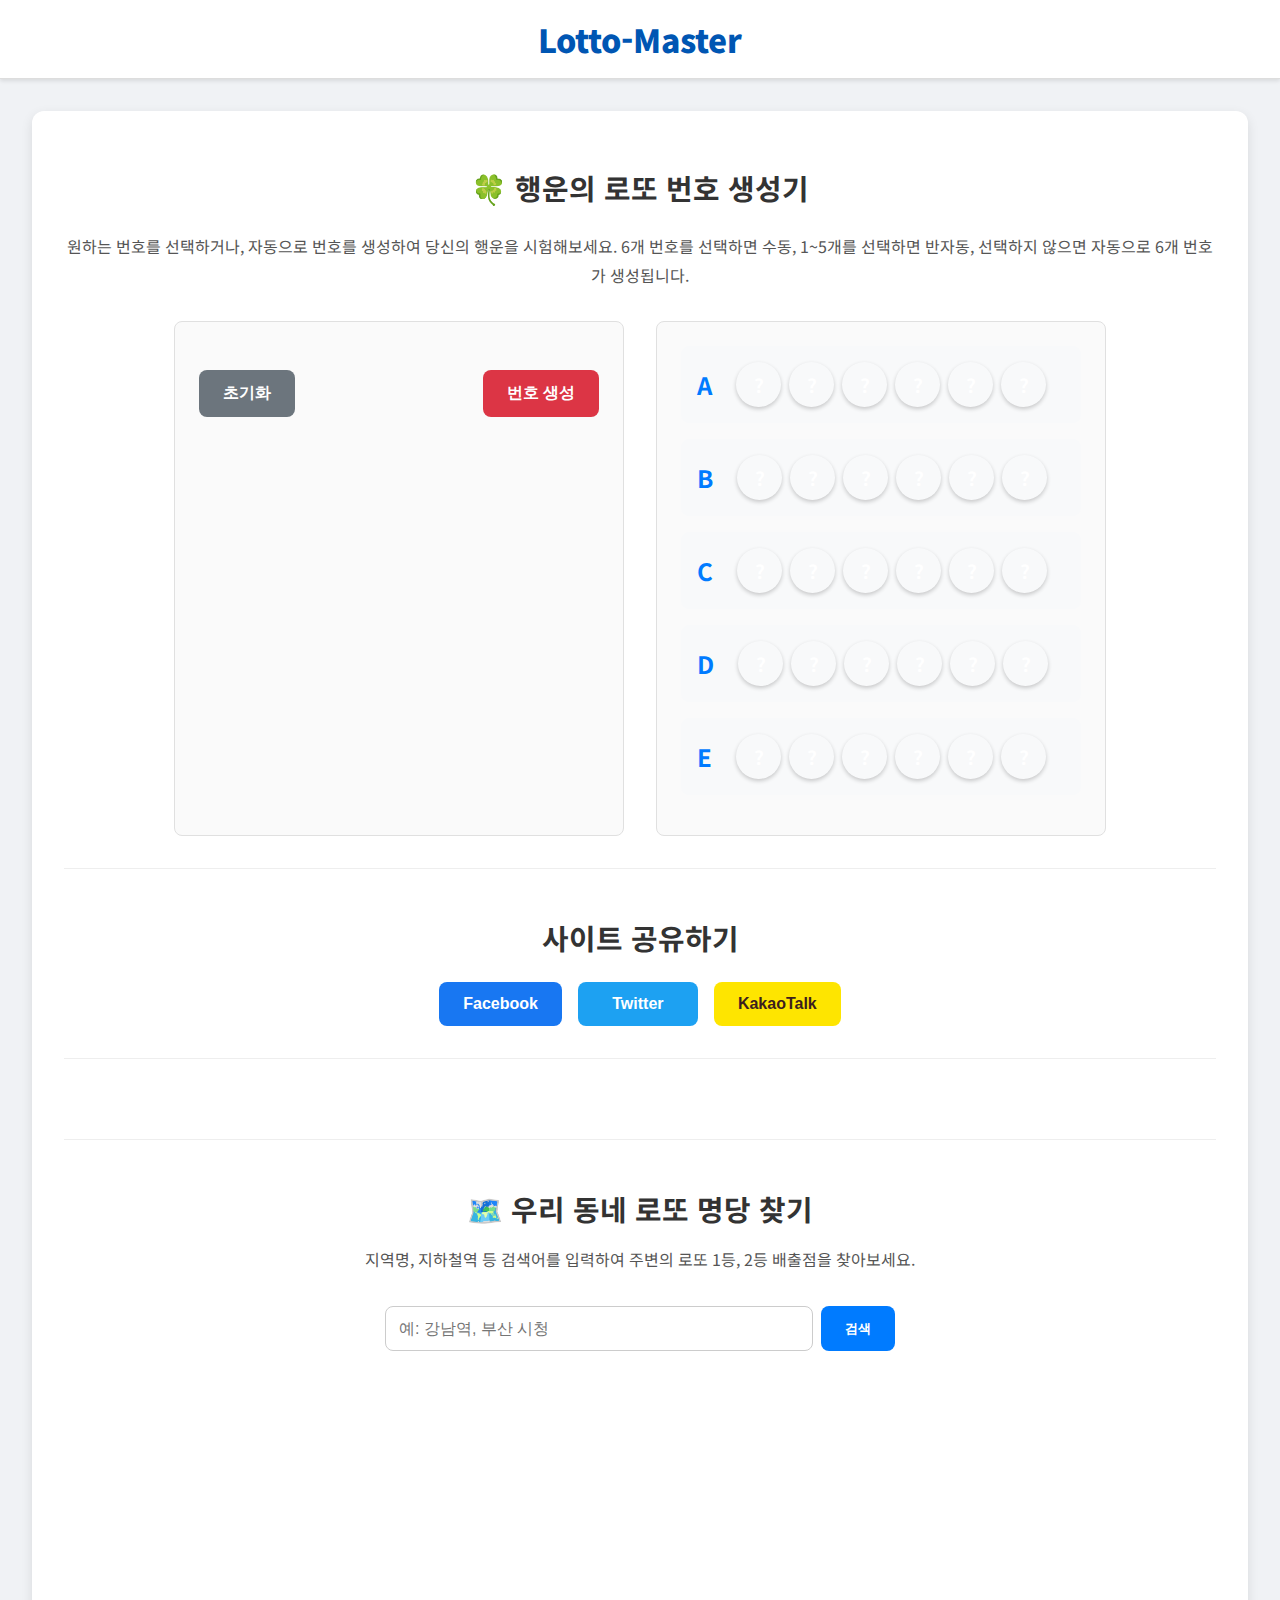
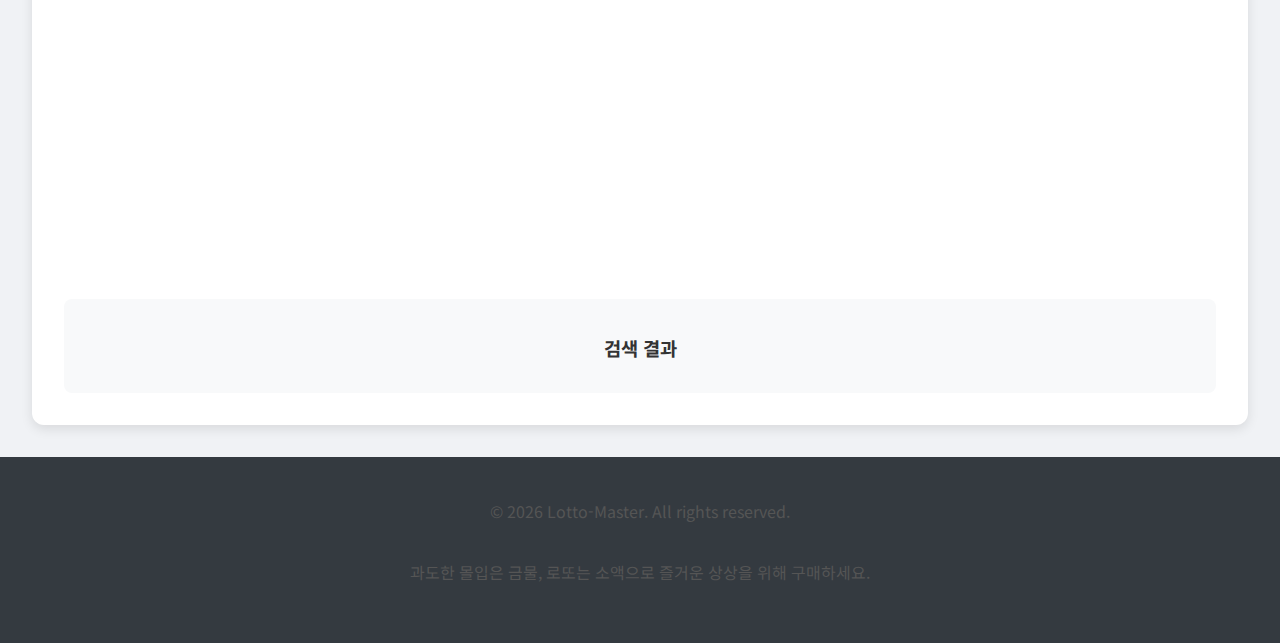
<file: index.html>
<!doctype html>
<html lang="ko">

<head>
 <!-- Google tag (gtag.js) -->
<script async src="https://www.googletagmanager.com/gtag/js?id=G-YMY178L48B"></script>
<script>
  window.dataLayer = window.dataLayer || [];
  function gtag(){dataLayer.push(arguments);}
  gtag('js', new Date());

  gtag('config', 'G-YMY178L48B');
</script>
  <meta charset="UTF-8" />
  <meta name="viewport" content="width=device-width, initial-scale=1.0" />
  <title>로또 번호 생성기 및 명당 찾기</title>
  <meta name="description" content="행운의 로또 번호를 생성하고, 주변의 로또 명당을 찾아보세요.">
  <meta name="keywords" content="로또, 로또 번호 생성, 로또 명당, 복권, 로또 6/45, 로또 판매점">

  <link href="https://fonts.googleapis.com/css2?family=Noto+Sans+KR:wght@400;700;900&display=swap" rel="stylesheet">
  <link href="/style.css" rel="stylesheet">
  
  <script async src="https://pagead2.googlesyndication.com/pagead/js/adsbygoogle.js?client=ca-pub-5217958396810972"
    crossorigin="anonymous"></script>
  <script src="https://developers.kakao.com/sdk/js/kakao.min.js"></script>
</head>

<body>
  <header>
    <h1>Lotto-Master</h1>
  </header>

  <main>
    <!-- Lotto Number Generator Section -->
    <section id="generator-section">
      <h2>🍀 행운의 로또 번호 생성기</h2>
      <p>원하는 번호를 선택하거나, 자동으로 번호를 생성하여 당신의 행운을 시험해보세요. 6개 번호를 선택하면 수동, 1~5개를 선택하면 반자동, 선택하지 않으면 자동으로 6개 번호가 생성됩니다.</p>
      <div id="app-container">
        <div id="lotto-grid-container">
          <div id="lotto-grid">
            <!-- Numbers 1-45 will be generated by JS -->
          </div>
          <div id="generation-controls">
            <button id="reset-btn">초기화</button>
            <button id="lotto-btn">번호 생성</button>
          </div>
        </div>
        <div id="lotto-container">
          <div id="lotto-numbers">
            <!-- Generated lotto rows will appear here -->
             <div class="lotto-row">
                <span class="lotto-label">A</span>
                <div class="lotto-number-set">
                    <span class="lotto-number">?</span><span class="lotto-number">?</span><span class="lotto-number">?</span><span class="lotto-number">?</span><span class="lotto-number">?</span><span class="lotto-number">?</span>
                </div>
            </div>
            <div class="lotto-row">
                <span class="lotto-label">B</span>
                <div class="lotto-number-set">
                    <span class="lotto-number">?</span><span class="lotto-number">?</span><span class="lotto-number">?</span><span class="lotto-number">?</span><span class="lotto-number">?</span><span class="lotto-number">?</span>
                </div>
            </div>
            <div class="lotto-row">
                <span class="lotto-label">C</span>
                <div class="lotto-number-set">
                    <span class="lotto-number">?</span><span class="lotto-number">?</span><span class="lotto-number">?</span><span class="lotto-number">?</span><span class="lotto-number">?</span><span class="lotto-number">?</span>
                </div>
            </div>
            <div class="lotto-row">
                <span class="lotto-label">D</span>
                <div class="lotto-number-set">
                    <span class="lotto-number">?</span><span class="lotto-number">?</span><span class="lotto-number">?</span><span class="lotto-number">?</span><span class="lotto-number">?</span><span class="lotto-number">?</span>
                </div>
            </div>
            <div class="lotto-row">
                <span class="lotto-label">E</span>
                <div class="lotto-number-set">
                    <span class="lotto-number">?</span><span class="lotto-number">?</span><span class="lotto-number">?</span><span class="lotto-number">?</span><span class="lotto-number">?</span><span class="lotto-number">?</span>
                </div>
            </div>
          </div>
        </div>
      </div>
    </section>

    <!-- Share Section -->
    <section id="share-section">
        <h2>사이트 공유하기</h2>
        <div class="share-buttons">
            <button id="facebook-share-btn" class="sns-share-btn">Facebook</button>
            <button id="twitter-share-btn" class="sns-share-btn">Twitter</button>
            <button id="kakao-share-btn" class="sns-share-btn">KakaoTalk</button>
        </div>
    </section>

    <!-- AdSense Placeholder -->
    <section>
        <ins class="adsbygoogle"
             style="display:block"
             data-ad-client="ca-pub-5217958396810972"
             data-ad-slot="1234567890" 
             data-ad-format="auto"
             data-full-width-responsive="true"></ins>
        <script>
             (adsbygoogle = window.adsbygoogle || []).push({});
        </script>
    </section>

    <!-- Map Section -->
    <section id="map-section">
        <h2>🗺️ 우리 동네 로또 명당 찾기</h2>
        <p>지역명, 지하철역 등 검색어를 입력하여 주변의 로또 1등, 2등 배출점을 찾아보세요.</p>
        <div class="search-container">
            <input type="text" id="keyword" placeholder="예: 강남역, 부산 시청">
            <button id="map-search-btn">검색</button>
        </div>
        <div id="map"></div>
        <div id="store-list-container">
            <h3>검색 결과</h3>
            <ol id="store-list"></ol>
        </div>
    </section>

  </main>

  <footer>
    <p>&copy; 2026 Lotto-Master. All rights reserved.</p>
    <p>과도한 몰입은 금물, 로또는 소액으로 즐거운 상상을 위해 구매하세요.</p>
  </footer>

  <script type="text/javascript" src="//dapi.kakao.com/v2/maps/sdk.js?appkey=d41f0e241cc682fab66fcc67acd12e90&libraries=services&autoload=false"></script>
  <script defer type="text/javascript" src="/main.js"></script>
</body>

</html>
</file>
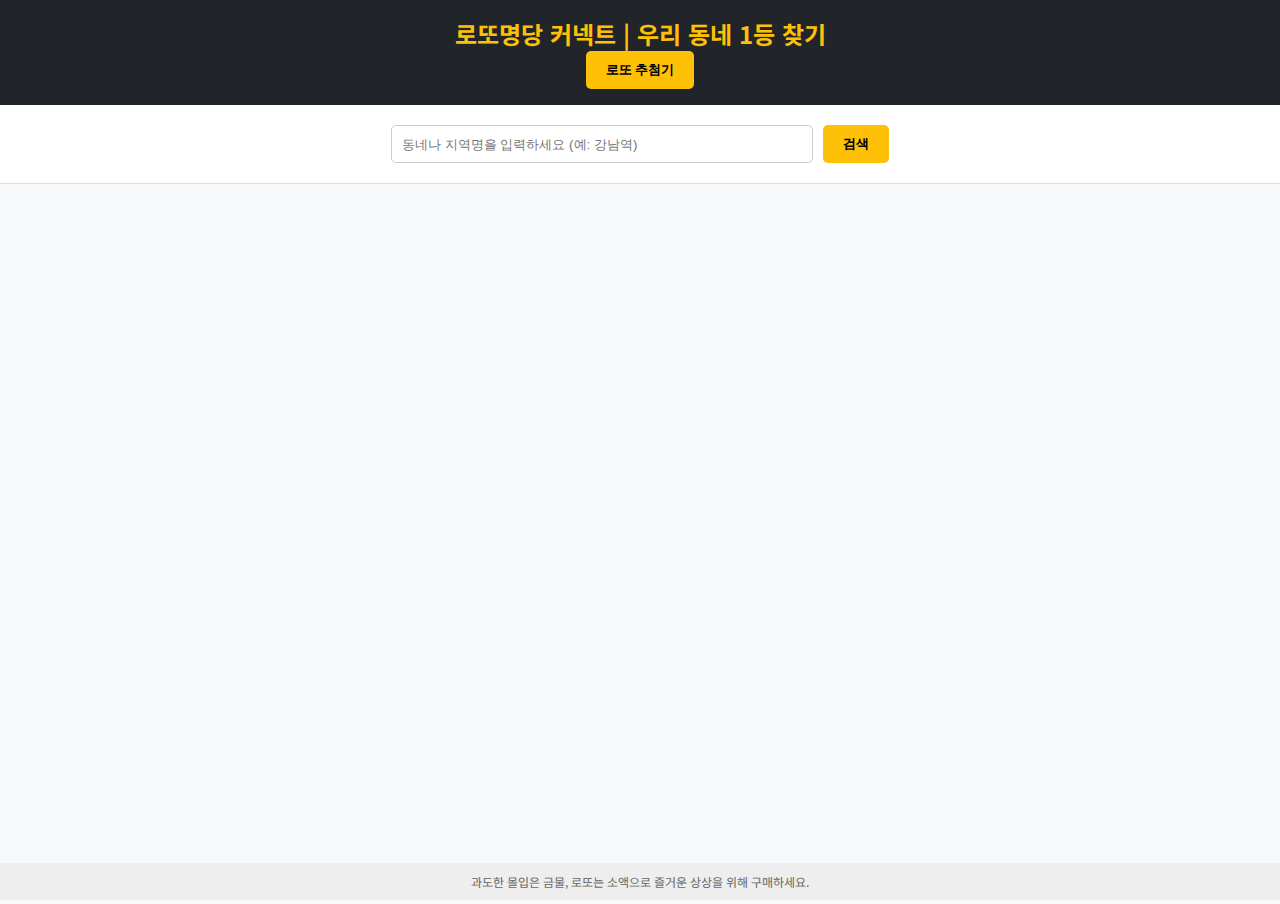
<file: lotto.html>
<!DOCTYPE html>
<html lang="ko">
<head>
    <meta charset="UTF-8">
    <meta name="viewport" content="width=device-width, initial-scale=1.0">
    <title>로또명당 커넥트 | 우리 동네 1등 찾기</title>
    <link href="https://fonts.googleapis.com/css2?family=Noto+Sans+KR:wght@400;700&display=swap" rel="stylesheet">
    <style>
        :root {
            --primary-color: #ffc107;
            --dark-color: #212529;
            --light-bg: #f8f9fa;
        }

        body {
            font-family: 'Noto Sans KR', sans-serif;
            margin: 0;
            padding: 0;
            background-color: var(--light-bg);
        }

        header {
            background-color: var(--dark-color);
            color: white;
            padding: 1rem 0;
            text-align: center;
            box-shadow: 0 2px 10px rgba(0,0,0,0.1);
        }

        header h1 {
            margin: 0;
            font-size: 1.5rem;
            color: var(--primary-color);
        }

        .search-container {
            padding: 20px;
            display: flex;
            justify-content: center;
            gap: 10px;
            background: white;
            border-bottom: 1px solid #ddd;
        }

        input[type="text"] {
            padding: 10px;
            width: 60%;
            max-width: 400px;
            border: 1px solid #ccc;
            border-radius: 5px;
        }

        button {
            padding: 10px 20px;
            background-color: var(--primary-color);
            border: none;
            border-radius: 5px;
            font-weight: bold;
            cursor: pointer;
            transition: 0.3s;
        }

        button:hover {
            background-color: #e5ac00;
        }

        #map {
            width: 100%;
            height: calc(100vh - 180px);
            min-height: 400px;
        }

        .info-window {
            padding: 10px;
            font-size: 14px;
            line-height: 1.5;
        }

        .info-window b {
            color: #d32f2f;
        }

        footer {
            position: fixed;
            bottom: 0;
            width: 100%;
            background: #eee;
            text-align: center;
            padding: 10px 0;
            font-size: 12px;
            color: #666;
            z-index: 100;
        }
    </style>
</head>
<body>

<header>
    <h1>로또명당 커넥트 | 우리 동네 1등 찾기</h1>
    <button onclick="location.href='index.html'" style="padding: 10px 20px; background-color: #ffc107; border: none; border-radius: 5px; font-weight: bold; cursor: pointer;">로또 추첨기</button>
</header>

<div class="search-container">
    <input type="text" id="keyword" placeholder="동네나 지역명을 입력하세요 (예: 강남역)">
    <button onclick="searchPlaces()">검색</button>
</div>

<div id="map"></div>

<footer>
    과도한 몰입은 금물, 로또는 소액으로 즐거운 상상을 위해 구매하세요.
</footer>

<script type="text/javascript" src="//dapi.kakao.com/v2/maps/sdk.js?appkey=d41f0e241cc682fab66fcc67acd12e90&libraries=services&autoload=false"></script>
<script>
// kakao.maps.load를 사용하여 SDK 로드가 완료된 후 지도 초기화
kakao.maps.load(function() {
    var mapContainer = document.getElementById('map'), 
        mapOption = { 
            center: new kakao.maps.LatLng(37.566826, 126.9786567), // 기본 서울 시청
            level: 3 
        }; 

    var map = new kakao.maps.Map(mapContainer, mapOption); 
    var ps = new kakao.maps.services.Places(); 
    var infowindow = new kakao.maps.InfoWindow({zIndex:1});

    // 검색 함수를 window 객체에 할당하여 전역에서 접근 가능하게 함
    window.searchPlaces = function() {
        var keyword = document.getElementById('keyword').value;

        if (!keyword.replace(/^\s+|\s+$/g, '')) {
            alert('지역명을 입력해주세요!');
            return false;
        }
        
        ps.keywordSearch(keyword + ' 로또', placesSearchCB); 
    }

    // 장소검색이 완료됐을 때 호출되는 콜백함수
    function placesSearchCB(data, status, pagination) {
        console.log("Search Status:", status);
        console.log("Search Data:", data);
        console.log("Search Pagination:", pagination);

        if (status === kakao.maps.services.Status.OK) {
            var bounds = new kakao.maps.LatLngBounds();

            for (var i=0; i<data.length; i++) {
                displayMarker(data[i]);    
                bounds.extend(new kakao.maps.LatLng(data[i].y, data[i].x));
            }       

            map.setBounds(bounds);
        } else if (status === kakao.maps.services.Status.ZERO_RESULT) {
            alert('검색 결과가 존재하지 않습니다.');
            return;
        } else if (status === kakao.maps.services.Status.ERROR) {
            alert('검색 중 오류가 발생했습니다.');
            return;
        } else {
            alert('알 수 없는 오류가 발생했습니다. (상태 코드: ' + status + ')');
        }
    }

    // 마커를 표시하는 함수
    function displayMarker(place) {
        var marker = new kakao.maps.Marker({
            map: map,
            position: new kakao.maps.LatLng(place.y, place.x) 
        });

        kakao.maps.event.addListener(marker, 'click', function() {
            var content = '<div class="info-window">' + 
                          '<b>' + place.place_name + '</b><br>' +
                          place.address_name + '<br>' +
                          '<a href="https://map.kakao.com/link/to/' + place.id + '" target="_blank" style="color:blue">길찾기</a>' +
                          '</div>';
            infowindow.setContent(content);
            infowindow.open(map, marker);
        });
    }
});
</script>
</body>
</html>
</file>
<file: style.css>
/* General Body Styles */
body {
    font-family: 'Noto Sans KR', sans-serif;
    margin: 0;
    padding: 0;
    background-color: #f0f2f5;
    color: #333;
    display: flex;
    flex-direction: column;
    min-height: 100vh;
    -webkit-font-smoothing: antialiased;
    -moz-osx-font-smoothing: grayscale;
}

/* Header Styles */
header {
    background-color: #ffffff;
    padding: 1rem 2rem;
    text-align: center;
    box-shadow: 0 2px 4px rgba(0, 0, 0, 0.1);
    border-bottom: 1px solid #ddd;
}

header h1 {
    margin: 0;
    color: #0056b3;
    font-size: 2rem;
    font-weight: 900;
}

/* Main Content Styles */
main {
    flex: 1;
    max-width: 1200px;
    margin: 2rem auto;
    padding: 2rem;
    background-color: #ffffff;
    border-radius: 12px;
    box-shadow: 0 4px 12px rgba(0, 0, 0, 0.1);
    width: 90%;
}

/* Section Styles */
section {
    margin-bottom: 3rem;
    padding-bottom: 2rem;
    border-bottom: 1px solid #eee;
}

section:last-child {
    border-bottom: none;
    margin-bottom: 0;
    padding-bottom: 0;
}

h2 {
    font-size: 1.8rem;
    color: #333;
    margin-bottom: 1.5rem;
    text-align: center;
    font-weight: 700;
}

p {
    line-height: 1.8;
    text-align: center;
    color: #555;
    margin-bottom: 2rem;
}

/* Lotto Generator Specific Styles */
#app-container {
    display: flex;
    gap: 2rem;
    justify-content: center;
}

#lotto-grid-container, #lotto-container {
    padding: 1.5rem;
    border: 1px solid #e0e0e0;
    border-radius: 8px;
    background: #fafafa;
    width: 400px; /* Fixed width based on content */
}

#lotto-grid {
    display: grid;
    grid-template-columns: repeat(7, 45px);
    gap: 10px;
    margin-bottom: 1.5rem;
    justify-content: center;
}

.grid-number {
    width: 45px;
    height: 45px;
    display: flex;
    align-items: center;
    justify-content: center;
    border: 1px solid #ccc;
    border-radius: 50%;
    text-align: center;
    cursor: pointer;
    font-weight: 600;
    transition: background-color 0.3s, color 0.3s, transform 0.2s;
}

.grid-number:hover {
    transform: translateY(-2px);
    box-shadow: 0 2px 5px rgba(0,0,0,0.1);
}

.grid-number.selected {
    background-color: #ffc107;
    border-color: #e0ac00;
    color: #fff;
    font-weight: 700;
}

#generation-controls {
    display: flex;
    justify-content: space-between;
    align-items: center;
}

#lotto-btn, #reset-btn {
    padding: 0.8rem 1.5rem;
    font-size: 1rem;
    font-weight: 700;
    cursor: pointer;
    border: none;
    border-radius: 8px;
    transition: background-color 0.3s, transform 0.2s;
}

#lotto-btn {
    background-color: #dc3545;
    color: white;
}

#lotto-btn:hover {
    background-color: #c82333;
    transform: translateY(-2px);
}

#reset-btn {
    background-color: #6c757d;
    color: white;
}

#reset-btn:hover {
    background-color: #5a6268;
    transform: translateY(-2px);
}

.lotto-row {
    display: flex;
    align-items: center;
    margin-bottom: 1rem;
    padding: 1rem;
    background: #f8f9fa;
    border-radius: 8px;
    flex-wrap: wrap;
}

.lotto-label {
    margin-right: 1.5rem;
    font-size: 1.5rem;
    font-weight: 700;
    color: #007bff;
}

.lotto-number-set {
    display: flex;
    gap: 0.5rem;
    flex-wrap: wrap;
}

.lotto-number {
    display: inline-flex;
    align-items: center;
    justify-content: center;
    width: 45px;
    height: 45px;
    border-radius: 50%;
    font-size: 1.2rem;
    font-weight: 700;
    color: #fff;
    box-shadow: 0 2px 4px rgba(0,0,0,0.2);
}

/* Social Share Section Styles */
#share-section {
    text-align: center;
    margin-top: 3rem;
    margin-bottom: 3rem;
}

#share-section h2 {
    font-size: 1.8rem;
    color: #333;
    margin-bottom: 1.5rem;
}

.share-buttons {
    display: flex;
    justify-content: center;
    gap: 1rem; /* 버튼 사이 간격 */
    flex-wrap: wrap; /* 작은 화면에서 줄바꿈 */
}

.sns-share-btn {
    padding: 0.8rem 1.5rem;
    font-size: 1rem;
    font-weight: 700;
    color: white;
    border: none;
    border-radius: 8px;
    cursor: pointer;
    transition: background-color 0.3s, transform 0.2s;
    min-width: 120px; /* 버튼 최소 너비 */
}

/* Specific button colors */
#facebook-share-btn {
    background-color: #1877f2; /* Facebook Blue */
}

#facebook-share-btn:hover {
    background-color: #166fe5;
    transform: translateY(-2px);
}

#twitter-share-btn {
    background-color: #1da1f2; /* Twitter Blue */
}

#twitter-share-btn:hover {
    background-color: #1a94e6;
    transform: translateY(-2px);
}

#kakao-share-btn {
    background-color: #fee500; /* Kakao Yellow */
    color: #3c1e1e; /* Dark Brown for text */
}

#kakao-share-btn:hover {
    background-color: #f7df00;
    transform: translateY(-2px);
}


/* Map Section Styles */
#map-section h2 {
    margin-bottom: 1rem;
}
.search-container {
    display: flex;
    justify-content: center;
    gap: 0.5rem;
    margin-bottom: 1.5rem;
}

#keyword {
    padding: 0.8rem;
    width: 60%;
    max-width: 400px;
    border: 1px solid #ccc;
    border-radius: 8px;
    font-size: 1rem;
}

#map-search-btn {
    padding: 0.8rem 1.5rem;
    background-color: #007bff;
    color: white;
    border: none;
    border-radius: 8px;
    font-weight: 700;
    cursor: pointer;
    transition: 0.3s;
}

#map-search-btn:hover {
     background-color: #0056b3;
}


#map {
    width: 100%;
    height: 500px;
    border-radius: 8px;
    margin-bottom: 1.5rem;
}

#store-list-container {
     padding: 1rem;
     background-color: #f8f9fa;
     border-radius: 8px;
}

#store-list-container h3 {
     text-align: center;
     margin-bottom: 1rem;
}

#store-list-container ol {
     list-style-type: none;
     padding-left: 0;
}

#store-list-container li {
     padding: 0.8rem;
     border-bottom: 1px solid #eee;
}

#store-list-container li:last-child {
     border-bottom: none;
}


/* Footer Styles */
footer {
    background-color: #343a40;
    color: #f8f9fa;
    text-align: center;
    padding: 1.5rem;
    margin-top: auto;
}

/* --- Responsive Design --- */

/* Tablet */
@media (max-width: 992px) {
    #app-container {
        flex-direction: column;
        align-items: center;
    }
    #lotto-grid-container, #lotto-container {
        width: 100%;
        max-width: 500px; /* Add max-width for stacked view */
    }
    main {
        padding: 1.5rem;
        margin: 1rem auto;
    }
}

/* Large Mobile */
@media (max-width: 768px) {
    header {
        padding: 1rem;
    }
    header h1 {
        font-size: 1.8rem;
    }
    main {
        padding: 1rem;
    }
    h2 {
        font-size: 1.5rem;
    }
    p {
        font-size: 0.95rem;
    }
    .search-container {
        flex-direction: column;
        align-items: stretch;
    }
    #keyword {
        width: auto;
        max-width: none;
    }
    #lotto-grid-container, #lotto-container {
        padding: 1rem;
    }
    .lotto-number {
        width: 40px;
        height: 40px;
        font-size: 1rem;
    }
}

/* Small Mobile */
@media (max-width: 576px) {
    #app-container {
        flex-direction: column;
    }
    header h1 {
        font-size: 1.5rem;
    }
    h2 {
        font-size: 1.3rem;
    }
    p {
        font-size: 0.9rem;
    }
    #lotto-grid {
        grid-template-columns: repeat(7, 1fr);
        gap: 0.4rem;
    }
    .grid-number {
        width: auto; /* Let grid handle size */
        height: auto;
        aspect-ratio: 1 / 1;
        font-size: 0.8rem;
        font-weight: 500;
    }
    #generation-controls {
        flex-direction: column;
        gap: 0.8rem;
        align-items: stretch;
    }
    #lotto-btn, #reset-btn {
        width: 100%;
    }
    .lotto-label {
        margin-bottom: 0.5rem;
        width: 100%;
        text-align: center;
    }
    .lotto-number-set {
        justify-content: center;
    }
    #map {
        height: 400px;
    }
    footer {
        padding: 1rem;
        font-size: 0.8rem;
    }
}
</file>
